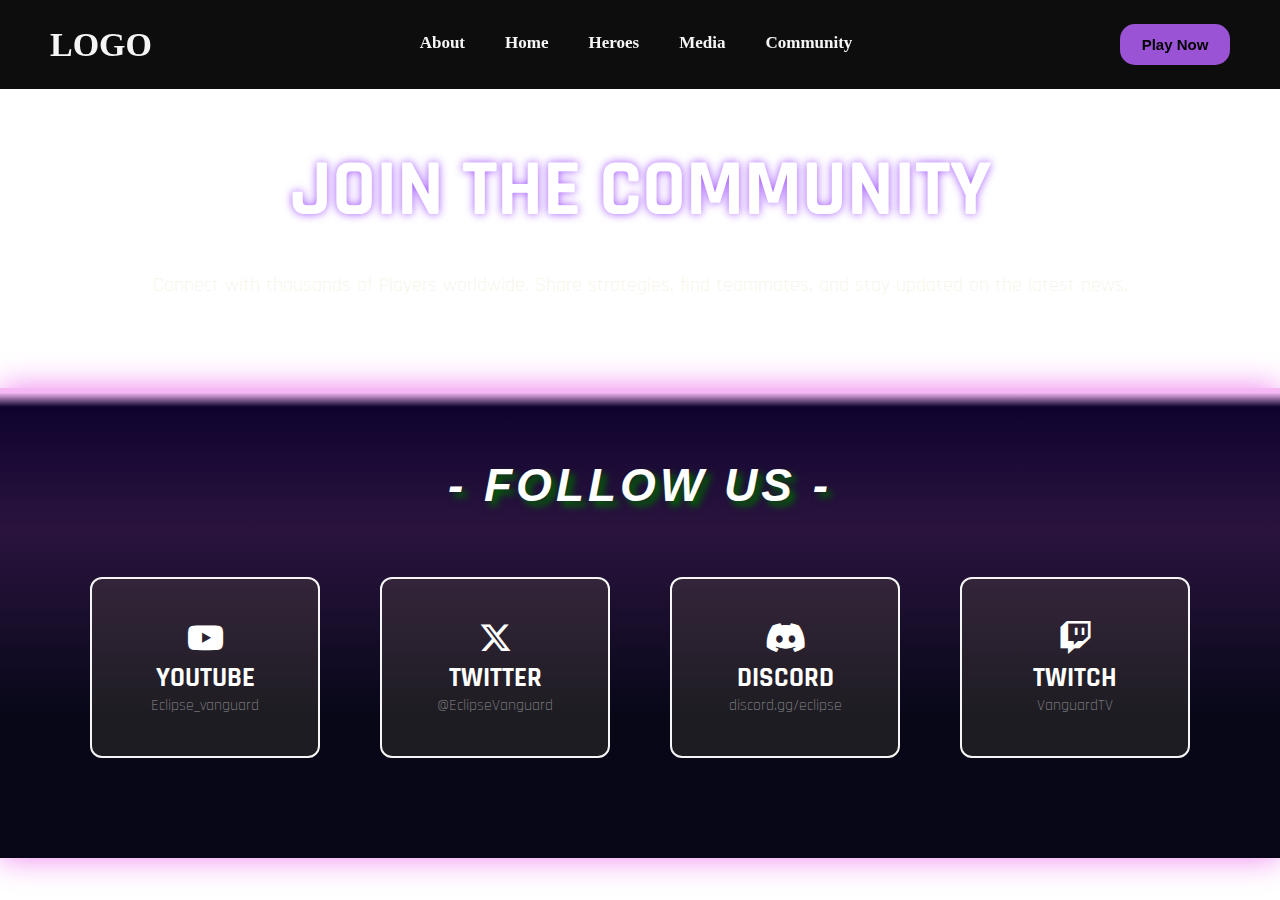
<file: community.html>
<!DOCTYPE html>
<html lang="en">
<head>
    <meta charset="UTF-8">
    <meta name="viewport" content="width=device-width, initial-scale=1.0">
    <title>Community</title>
    <link href="https://fonts.googleapis.com/css2?family=Rajdhani:wght@300;400;500;600;700&display=swap"
    rel="stylesheet" />
    <link rel="stylesheet" href="styles.css">
    <link rel="stylesheet" href="https://cdnjs.cloudflare.com/ajax/libs/font-awesome/6.5.1/css/all.min.css">
</head>
<body>
    <nav>
    <div class="left">
      <h1>LOGO</h1>
    </div>
    <div class="mid">
      <ul>
        <li><a href="#" class="sec">About</a></li>
        <li><a href="index.html" class="sec">Home</a></li>
        <li><a href="heroes.html" class="sec">Heroes</a></li>
        <li><a href="media.html" class="sec">Media</a></li>
        <li><a href="community.html" class="sec">Community</a></li>
      </ul>
    </div>
    <div class="right">
      <button class="play">Play Now</button>
    </div>
  </nav>
    <div class="com-section">
        <h1 class="com-heading">JOIN THE COMMUNITY</h1>
        <h4 class="com-sub">Connect with thousands of Players worldwide. Share strategies, find teammates, and stay updated on the latest news.</h4>
    </div>
    <div class="follow-us">
      <h1 style="font-family:Impact, Haettenschweiler, 'Arial Narrow Bold', sans-serif;letter-spacing: 4px;text-shadow: 5px 5px 7px darkgreen;font-style: italic;">- FOLLOW US -</h1>
      <div class="social">
        <div class="media-icons">
        <a href="/"><i class="fab fa-youtube" id="yt"></i></a>
        <h5>YOUTUBE</h5>
        <p>Eclipse_vanguard</p>
        </div>
        <div class="media-icons">
        <a href="/"><i class="fab fa-x-twitter" id="x"></i></a>
        <h5>TWITTER</h5>
        <p>@EclipseVanguard</p>
        </div>
        <div class="media-icons">
        <a href="/"><i class="fab fa-discord" id="disc"></i></a>
        <h5>DISCORD</h5>
        <p>discord.gg/eclipse</p>
        </div>
        <div class="media-icons">
        <a href="/"><i class="fab fa-twitch" id="twit"></i></a>
        <h5>TWITCH</h5>
        <p>VanguardTV</p>
        </div>
      </div>

    </div>
    
</body>
</html>
</file>
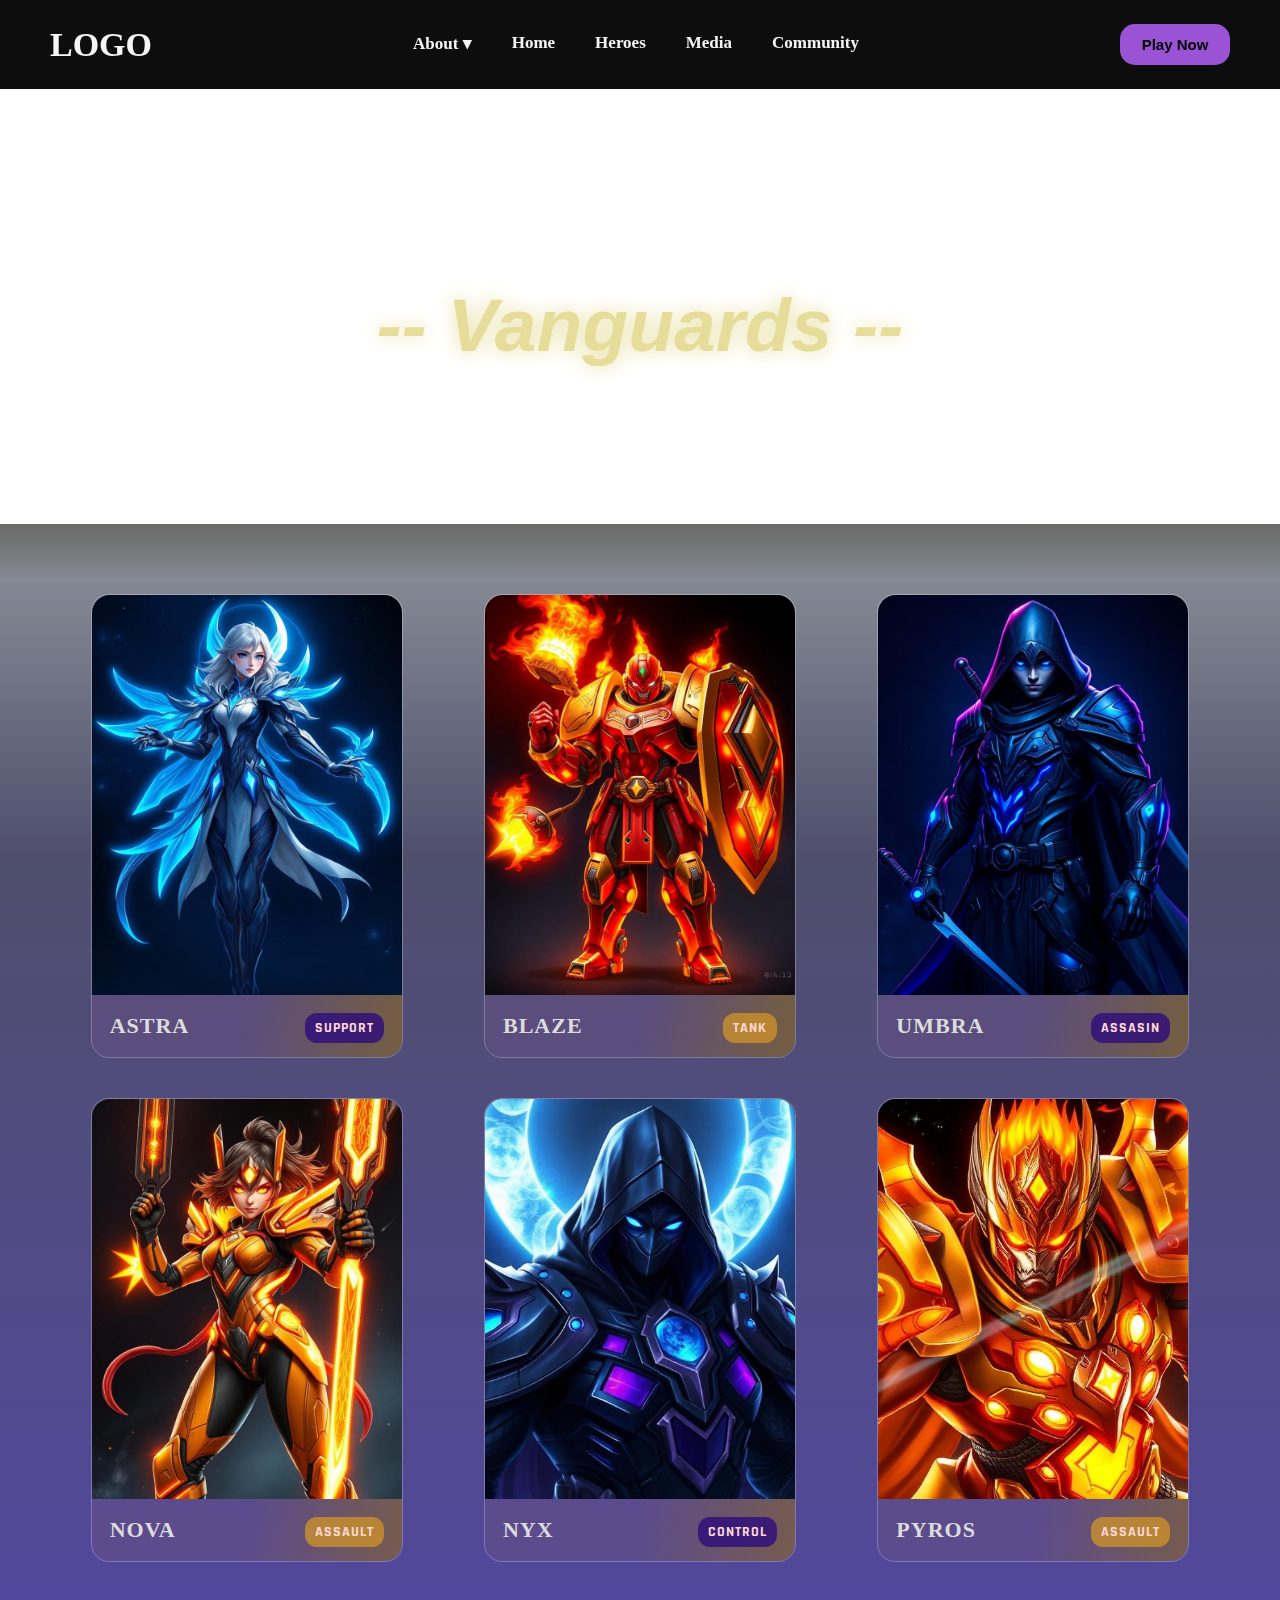
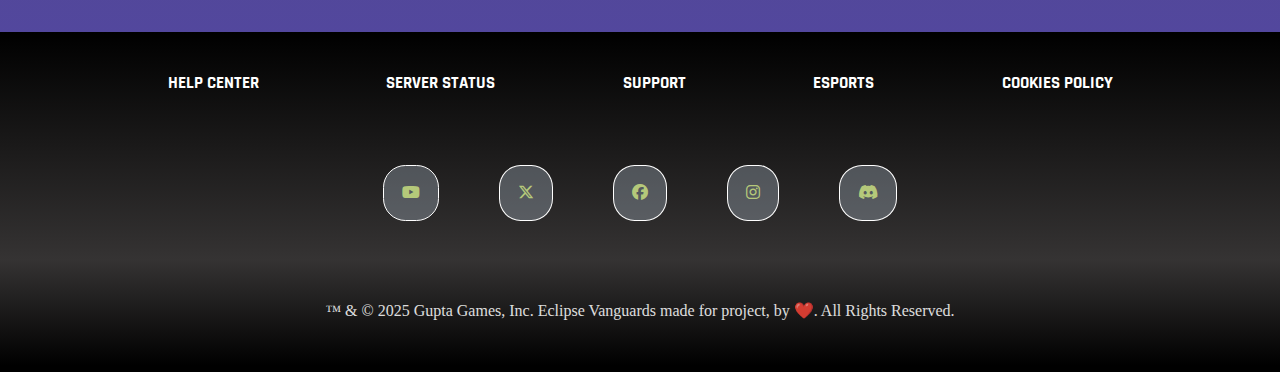
<file: heroes.html>
<!DOCTYPE html>
<html lang="en">
<head>
    <meta charset="UTF-8">
    <meta name="viewport" content="width=device-width, initial-scale=1.0">
    <title>Heroes</title>
    <link href="https://fonts.googleapis.com/css2?family=Rajdhani:wght@300;400;500;600;700&display=swap"
    rel="stylesheet" />
    <link rel="stylesheet" href="styles.css">
    <link rel="stylesheet" href="https://cdnjs.cloudflare.com/ajax/libs/font-awesome/6.5.1/css/all.min.css">
</head>
<body>
    <nav>
    <div class="left">
      <h1>LOGO</h1>
    </div>
    <div class="mid">
      <ul>
        <li><a href="#" class="sec">About ▾</a></li>
        <li><a href="index.html" class="sec">Home</a></li>
        <li><a href="heroes.html" class="sec">Heroes</a></li>
        <li><a href="media.html" class="sec">Media</a></li>
        <li><a href="community.html" class="sec">Community</a></li>
      </ul>
    </div>
    <div class="right">
      <button class="play">Play Now</button>
    </div>
  </nav>
<div class="hero-section">
  <h4 class="hero-title-h4">CHOOSE YOUR HEROES</h4>
    <h1 class="hero-title-h1"> -- Vanguards --</h1>
    <p class="hero-description">
      Choose your champion. Master their abilities. Dominate the battlefield. Each Vanguard brings unique powers to turn the tide of battle.
</div>

<div class="champion-grid">

    <div class="champ-card">
        <img src="assets/hero-astra.jpg" alt="Astra">
        <div class="champ-name">ASTRA<span class="tag lun">SUPPORT</span></div>
    </div>

    <div class="champ-card">
        <img src="assets/hero-blaze.jpg" alt="Blaze">
        <div class="champ-name">BLAZE<span class="tag sol">TANK</span></div>
    </div>

    <div class="champ-card">
        <img src="assets/hero-umbra.jpg" alt="Umbra">
        <div class="champ-name">UMBRA<span class="tag lun">ASSASIN</span></div>
    </div>

    <div class="champ-card">
        <img src="assets/hero-nova.jpg" alt="Nova">
        <div class="champ-name">NOVA<span class="tag sol">ASSAULT</span></div>
    </div>

    <div class="champ-card">
        <img src="assets/lunar-hero.jpg" alt="Nyx">
        <div class="champ-name">NYX<span class="tag lun">CONTROL</span></div>
    </div>
    
    <div class="champ-card">
        <img src="assets/solar-hero.jpg" alt="Pyros">
        <div class="champ-name">PYROS<span class="tag sol">ASSAULT</span></div>
    </div>
    
</div>
  <footer class="down-site">
    <div class="foot-nav">
        <a href="#">HELP CENTER</a>
       <a href="#">SERVER STATUS</a>
        <a href="#">SUPPORT</a>
        <a href="#">ESPORTS</a>
        <a href="#">COOKIES POLICY</a>
    </div>
    <div class="soc-icons">
      <a href="#" class="icon"><i class="fab fa-youtube"></i></a>
      <a href="#" class="icon"><i class="fab fa-x-twitter"></i></a>
      <a href="#" class="icon"><i class="fab fa-facebook"></i></a>
      <a href="#" class="icon"><i class="fab fa-instagram"></i></a>
      <a href="#" class="icon"><i class="fab fa-discord"></i></a>
    </div>
    <div class="copyright">
         <p>™ & © 2025 Gupta Games, Inc. Eclipse Vanguards made for project, by ❤️. All Rights Reserved. </p>
    </div>
  </footer>
</body>
</html>
</file>
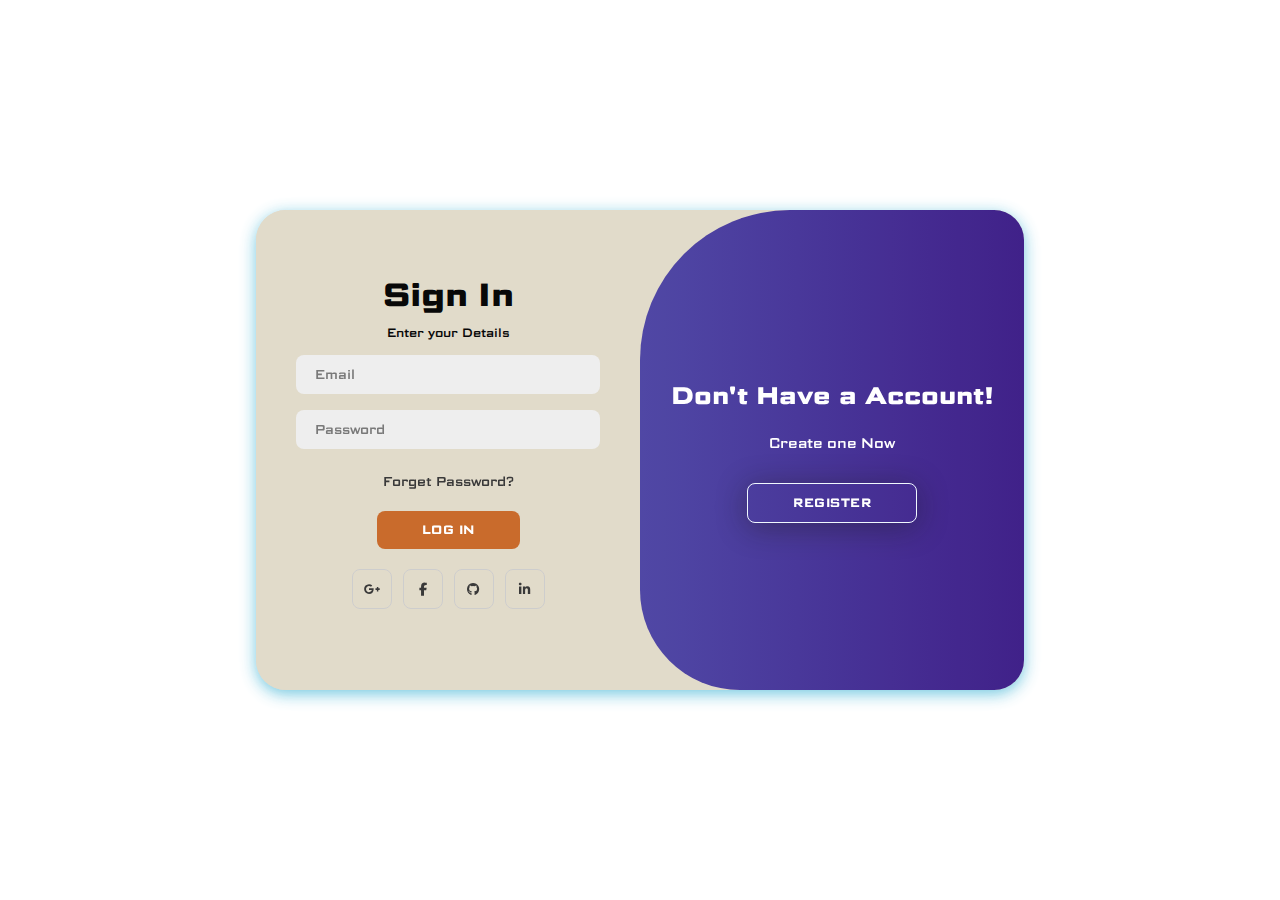
<file: login.html>
<!DOCTYPE html>
<html lang="en">
<head>
    <meta charset="UTF-8">
    <meta name="viewport" content="width=device-width, initial-scale=1.0">
    <title>Login</title>
    <link rel="stylesheet" href="https://cdnjs.cloudflare.com/ajax/libs/font-awesome/6.5.1/css/all.min.css">
    <link rel="stylesheet" href="login.css">
    
</head>
<body>
    <div class="login-container" id="container">
        <div class="form-container signUp">
        <form>
            <h1 style="margin-bottom: 6.5px;">Create Account</h1>
            
            <span style="font-size: 12px;margin-bottom: 5px;">Enter your Details </span>
            <input type="text" placeholder=" Name" required />
            <input type="email" placeholder=" Email" required />
            <input type="password" placeholder=" Password" required />

            <button type="submit">Sign Up</button>
            
            <div class="logIcon">
            <a href="#"><i class="fa-brands fa-google-plus-g"></i></a>
            <a href="#"><i class="fa-brands fa-facebook-f"></i></a>
            <a href="#"><i class="fa-brands fa-github"></i></a>
            <a href="#"><i class="fa-brands fa-linkedin-in"></i></a>
            </div>
            
        </form>
        </div>

        <div class="form-container signIn">
        <form>
            <h1 style="margin-bottom: 6.5px;">Sign In</h1>
            
            <span style="font-size: 12px;margin-bottom: 5px;">Enter your Details </span>

            <input type="email" placeholder=" Email" required />
            <input type="password" placeholder=" Password" required />

            <a href="#">Forget Password?</a>
            <button type="submit">Log In</button>
            
            <div class="logIcon">
            <a href="#"><i class="fa-brands fa-google-plus-g"></i></a>
            <a href="#"><i class="fa-brands fa-facebook-f"></i></a>
            <a href="#"><i class="fa-brands fa-github"></i></a>
            <a href="#"><i class="fa-brands fa-linkedin-in"></i></a>
            
            </div>
            
        </form>
        </div>

        <div class="toggle-container">
            <div class="toggle">
                <div class="togglePanel right">
                    <h2>Don't Have a Account!</h2>
                    <p>Create one Now</p>
                    <button style="box-shadow: 0 4px 30px rgba(21, 21, 21, 0.428);" id="register" class="hidden">Register</button>
                </div>
                <div class="togglePanel left">
                    <h2>Already Have an Account!</h2>
                    <p>Sign In to Continue</p>
                    <button style="box-shadow: 0 4px 30px rgba(21, 21, 21, 0.428);" id="login" class="hidden">SIGN IN</button>
                </div>
            </div>
        </div>
    </div>
<script src="script.js"></script>
</body>
</html>
</file>
<file: styles.css>
*{
    margin: 0;
    padding: 0;
    box-sizing: border-box;

}

body{
    width: 100%;
    background-image: url(https://cdn.svgator.com/images/2022/06/use-svg-as-background-image-particle-strokes.svg);
   background-size: cover;
    background-repeat: no-repeat;
    background-attachment: fixed;
}

nav{
    display: flex;
    position: fixed;
    top: 0;
    left: 0;
    width: 100%;
    justify-content: space-between;
    padding: 24px 50px;
    background-color: rgba(0, 0, 0, 0.95);
    color: whitesmoke;
    font-family: fantasy;
    align-items: center;
    font-size: 17px;
    z-index: 9;
}

a{
    text-decoration: none;
    color: inherit;
    cursor: pointer;
}

ul{
    list-style-type: none;
    display: flex;
    gap: 40px;
    transition: 0.6s ;
    font-weight: bold;
}

.play{
    padding: 12px;
    width: 110px;
    border: none;
    border-radius: 15px;
    font-size: 15px;
    font-weight: bold;
    background-color: rgb(155, 83, 214);
    transition: transform 0.4s ;
}
.play:hover{
    cursor: pointer;
    box-shadow: 0 0 10px 2px rgb(133, 175, 240);
    color: white;
    transform: scale(1.08);
}

ul li:hover{
    color: rgb(239, 236, 153);
    transform: scale(1.09);
}

ul li::after{
    content: '';
    display: block;
    height: 3px;
    width: 0;
    background: rgba(225, 159, 74, 0.962);
    transition: width 0.4s;
}

ul li:hover::after{
    width: 100%;
}

.game-title {
    font-family: 'Cinzel', serif;
    font-size: 100px;
    font-weight: 900;
    letter-spacing: 4px;
    text-shadow: 0px 0px 35px #cb2b2b;
    text-align: center;
    color: gainsboro ;
    margin-top: 10rem;
}

.game-title span {
    color: #f0d58c; 
}

.subtitle {
    display: flex;
    margin: 40px 100px 0 ;
    font-size: 20px;
    font-family: "Rajdhani";
    letter-spacing: 1px;
    color: rgb(251, 233, 210);
    text-align: center;
    font-weight: lighter;

}

.btn-row{
    display: flex;
    justify-content: center;
    align-items: center;
    gap: 40px;
    width: fit-content;
    margin: 40px auto;
    font-family: "Rajdhani";
    word-spacing: 2px;
    letter-spacing: 1px;
}

.play-btn{
    font-weight: bold;
    background:linear-gradient(120deg,rgb(200, 130, 45) 20% , rgb(212, 175, 12) 100%);
    border-radius: 5px;
    padding: 18px 32px;
    text-decoration: none;
    color: rgb(22, 17, 55);
    transition: 0.5s;
}

.play-btn:hover{
    background-color: rgb(255, 215, 115);
    box-shadow: 0 0 5px 3px rgb(255, 227, 128);
    color: black;
    transition: 0.4s;
    transform: scale(1.05);

}

.watch-btn{
    border: 1px solid gainsboro;
    border-radius: 5px;
    padding: 18px 32px;
    text-decoration: none;
    color: rgb(222, 202, 222);
    transition: transform 0.4s;
}

.watch-btn:hover{
    background-color: rgba(255, 255, 255, 0.2);
    box-shadow: 0 0 5px 3px rgba(255, 255, 255, 0.3);
    color: white;
    transform: scale(1.05);
}

.feature-stats{
    display: flex;
    justify-content: center;
    align-items: center;
    gap: 80px;
    font-family: sans-serif;
    color: rgba(245, 245, 245, 0.542);
    padding: 35px 20px;
}

.stat{
    font-size: 14px;
    font-weight: lighter;
    position: relative;
    
}

.item-heroes::before {
    display: block;
    content: "20+";
    color: #f7b731;
    text-align: center;
    font-size: 40px;
    font-weight: bold;
    font-family: "Rajdhani";
    padding: 8px;
}

.item-arenas::before {
    display: block;
    content: "12";
    color: #a356ff;
    text-align: center;
    font-size: 40px;
    font-weight: bold;
    font-family: "Rajdhani";
    padding: 8px;
}

.item-depth::before {
    display: block;
    content: "∞"; 
    color: #f5e395; 
    text-align: center;
    font-size: 40px;
    font-weight: bold;
    font-family: "Rajdhani";
    padding: 8px;
}
.news{
    margin-top: 60px;
    padding: 50px 80px;
    color: rgba(0, 0, 0, 0.583);
    background:linear-gradient(rgb(2, 2, 31) 0%, rgb(217, 215, 215) 6%, rgb(187, 186, 186) 96%, rgb(106, 106, 116) 100%);
}
.news-title{
    font-family: Rajdhani;
    font-style: italic;
    font-size: 20px;
    letter-spacing: 2px;
    margin-bottom: 30px;
    color: rgb(38, 37, 37);

}
.news-articles{
    display: grid;
    gap: 30px;
    grid-template-columns: repeat(3, 1fr);
}

.article{
    border-radius: 14px;
    overflow: hidden;
    border: 1px solid rgba(255,255,255,0.1);
    transition: transform 0.4s ;
}

.article:hover{
    box-shadow: 0 0 15px 5px rgba(102, 101, 101, 0.459);
    transform: translateY(-10px);
}

.article img{
    width: 100%;
    height: 200px;
    object-fit: cover;
}
.article-content{
    padding: 20px;
    font-family: "Rajdhani";
}

.article-content h3{
    font-size: 18px;
    margin-bottom: 10px;
    color: rgb(33, 31, 31);
}
.article-content p{
    margin-bottom: 15px;
}
.read-more{
    text-decoration: none;
    color: rgb(135, 112, 83);
    font-size: 14px;
    font-weight: bold;
}
.read-more:hover{
    text-decoration: underline;
    text-shadow: 0 0 30px #f7b731;
}

.features-section {
    padding: 110px 80px;
    color: white;
    font-family: Rajdhani;
}

.features-title {
    font-size: 55px;
    text-align: center;
}
.features-subtitle {
    font-size: 20px;
    margin: 20px 0 60px 0;
    opacity: 0.6;
    text-align: center;
}
.features-grid {
    display: grid;
    grid-template-columns: repeat(2, 1fr);
    gap: 40px;
}
.feature-card-o, .feature-card-p {
    background-color: rgba(255, 255, 255, 0.1);
    padding: 30px;
    border-radius: 18px;
    transition: 0.4s ;
    border: 1px solid rgba(255,255,255,0.2);
    word-spacing: 1px;
}
h3{
    margin-bottom: 15px;
    font-size: 27px;
}
p{
    opacity: 0.85;
    
}
.feature-card-o:hover {
    background-color: rgba(26, 27, 40, 0.722);
    box-shadow: 0 0 15px 5px rgba(251, 161, 15, 0.72);
    transform: translateY(-10px);
}
.feature-card-p:hover {
    background-color: rgba(26, 27, 40, 0.688);
    box-shadow: 0 0 15px 5px rgba(163, 73, 255, 0.72);
    transform: translateY(-10px);
}
.box{
    width: 60px;
    height: 60px;
    display: flex;
    justify-content: center;
    align-items: center;
    border-radius: 12px;
    margin-bottom: 20px;
    font-size: 30px;
}
.orange{
    background-color: rgba(255, 123, 0, 0.2);
    color:#ffc43a;
}
.purple{
    background-color: rgba(145,0,255,.20);
    color:#aa73f7;
}
.feature-card-o:hover .box, .feature-card-p:hover .box{
    transform: scale(1.15);
}

.game-mode{
    margin-top: 44px;
    padding: 50px 80px;
    color: white;
    font-family: Rajdhani;
}
.game-mode-title{
    font-size: 55px;
    text-align: center;
}

.game-mode-subtitle{
    font-size: 20px;
    margin: 20px 0 60px 0;
    opacity: 0.6;
    text-align: center;
}
.mode-grid{
    display: grid;
    grid-template-columns: repeat(2,1fr);
    gap: 40px;
}
.mode-card{
    border-radius:18px;
    background-color: rgba(152, 145, 117, 0.202);
    padding: 30px;
    border:1px solid rgba(255,255,255,0.2);
    transition: 0.5s;
}
.mode-card:hover{
    background-color: rgba(71, 70, 70, 0.362);
    border:1.5px solid rgba(240, 205, 87, 0.72);
    transition: transform 0.4s ;
}
.l:hover{
    transform: translateX(-10px);
}
.r:hover{
    transform: translateX(10px);
}

.mode-icon{
    width: 60px;
    height: 60px;
    display: flex;
    border-radius: 12px;
    font-size: 30px;
    justify-content: center;
    align-items: center;
    margin-bottom: 20px;
    color: rgb(255, 230, 0);
    background-color: rgba(203, 151, 62, 0.353);
}

.mode-card:hover .mode-icon{
    transform: scale(1.1);
    transition: 0.4s;
}

.badge{
    background: #c193365d;
    color: #d39c36;
    padding: 6px 14px;
    margin-bottom: 15px;
    border-radius: 12px;
    font-size: 14px;
    font-weight: 700;
}

.mode-top{
    display: flex;
    justify-content: space-between;
    align-items: center;
}

.down-site{
    width: 100%;
    height: 340px;
    color: white;
    background:linear-gradient(180deg,black 0%,rgb(53, 51, 51) 67%,black 98%);
}
.foot-nav {
    display: flex;
    align-items: center;
    font-size: 17px;
    font-family: rajdhani;
    font-weight: 650;
    justify-content: space-evenly;
    padding: 40px 40px 30px 40px;
}
.foot-nav a:hover{
    color: tomato;
}
.soc-icons{
    display: flex;
    justify-content: center;
}

.icon{
    border: 1px solid white;
    border-radius: 40%;
    padding: 18px;
    margin: 41px 30px 0 30px;
    color: rgba(195, 217, 127, 0.891);
    background-color: rgba(210, 228, 243, 0.277);
    transition: transform 0.3s;
}
.icon:hover{
    border:1px solid yellow;
    background-color: rgba(190, 137, 127, 0.384);
    transform: scale(1.07);
}
.copyright{
    margin-top: 80px;
    text-align: center;
}
.hero-section{
    margin-top: 100px;
    padding: 50px 0px 50px;
    color: white;
    font-family: Rajdhani;
}

.hero-title-h4{
    font-size: 80px;
    text-align: center;
}
.hero-title-h1{
    font-size: 75px;
    font-style: italic;
    font-family: 'Trebuchet MS', 'Lucida Sans Unicode', 'Lucida Grande', 'Lucida Sans', Arial, sans-serif;
    margin-top: 30px;
    color: #e7dd9b;
    text-align: center;
    text-shadow: #e7dd9b 0px 0px 20px;
}
.hero-description{
    font-size: 20px;
    margin: 40px 0 40px 0;
    opacity: 0.7;
    text-align: center;
}

.champion-grid{
    display: grid;
    grid-template-columns: repeat(auto-fill,minmax(320px,1fr));
    gap: 40px;
    padding: 70px;
    justify-items: center;
    background: linear-gradient(180deg,rgb(107, 107, 104) 0%,rgba(77, 85, 99, 0.695) 5%,rgba(4, 4, 47, 0.7) 30%, rgba(27, 12, 126, 0.755) 100%);
}

.champ-card{
    border-radius: 18px;
    cursor: pointer;
    border: 1px solid rgba(255, 255, 255, 0.271);
    transition: transform 0.4s ;
}
.champ-card img{
    width: 310px;
    height: 400px;
    object-fit: cover;
    display: block;
    border-top-left-radius: 18px;
    border-top-right-radius: 18px;
}
.champ-name{
    border-bottom-left-radius: 18px;
    border-bottom-right-radius: 18px;
    padding: 18px;
    background: linear-gradient(100deg,rgb(102, 78, 131, 0.51) 50%, rgba(144, 105, 26, 0.598) 100%);
    font-size: 22px;
    font-weight: bold;
    letter-spacing: 1px;
    color: gainsboro; 
}

.champ-card:hover{
    box-shadow: 0 0 15px 5px rgba(250, 230, 182, 0.519);
    transform: rotate(-3deg) scale(1.071) ; 
}
.tag{
    float: right;
    color: rgb(255, 215, 215);
    padding: 6px 10px;
    border-radius: 12px;
    font-size: 14px;
    font-family: rajdhani;
    font-weight: 700;
}
.sol{
    background-color: rgba(199, 143, 46, 0.826);
}
.lun{
    background-color: rgba(47, 15, 122, 0.826);
}

.com-section{
    margin-top: 100px;
    text-align: center;
    color: white;
    padding: 40px;
    font-family: Rajdhani;
}
.com-heading{
    font-size: 80px;
    text-shadow: 0 0 10px #a356ff;
}
.com-sub{
    margin-top: 30px;
    font-size: 20px;
    font-weight: lighter;
    color: #f1eed9da;
}

.follow-us{
    margin-top: 50px;
    width: 100%;
    box-shadow: 0 0 30px violet;
    font-size: 23px;
    text-align: center;
    background: linear-gradient(180deg,rgba(238, 130, 238, 0.57) 1%,rgb(15, 3, 46) 4%, rgba(24, 0, 46, 0.922) 30%,rgb(7, 7, 24) 70%);
    padding: 70px 36px ;
    color: white;
    font-family: rajdhani;
}

.social{
    margin-top: 35px;
    display: flex;
    flex-wrap: wrap;
    justify-content: center;

}
.media-icons{
    border: 2px solid whitesmoke;
    background-color: rgba(161, 154, 93, 0.148);
    border-radius: 12px;
    padding: 40px;
    margin:30px;
    width: 230px;
    font-size: 33px;
    box-shadow: none;
    transition: border 1s , box-shadow 0.7s , transform 1s;
}
.media-icons p{
    font-size: 16px;
    font-weight: 100 ;
    opacity: 0.5;
}
.media-icons:hover{
    border: 2px solid gold;
    box-shadow:0 0 14px chocolate;
    transform: translateY(-10px);
}
.media-icons:hover #yt{
    color: #cb2b2b;
}
.media-icons:hover #x{
    color: lightskyblue;
}
.media-icons:hover #disc{
    color:darkslateblue;
}
.media-icons:hover #twit{
    color: violet;
}

.med-section{
   display: grid;
   grid-template-columns: repeat(auto-fill,minmax(500px,1fr));
   background: #ea474fb9; 
   padding: 80px 60px;
   position: relative;
   box-shadow:0 12px 70px #e8424bdb;
}
.media-panel{
    color: white;
    padding-right: 40px;
}

.media-title {
  font-size: 80px;
  font-weight: 900;
  margin: 60px 0 30px;
  font-family: rajdhani;
}

.media-panel p{
    font-size: 18px;
    line-height: 2.3;
    margin-bottom: 20px;
}

.med-img{
    margin-top: 47px;
}
.med-img img{
    width:100%;
    border-radius: 7px;
}

.gallery{
    display: grid;
    grid-template-columns: repeat(auto-fill,minmax(350px,1fr));
    gap:40px;
    padding: 70px 60px;
    margin: 30px auto;
    justify-items: center;
    color: whitesmoke;
    font-family: rajdhani;
}
.wallpaper-gallery{
    overflow: hidden;
}
.wallpaper-gallery img{
    display: block;
    height: 222px;
    width: 360px;
    transition: transform 0.5s;
    border:0.5px solid white
}
.date{
    color: burlywood;
    margin: 20px 0;
}
.download-icon{
    margin-top: 20px;
    float: right;
    color: rgba(230, 220, 207, 0.525);
}
.download-icon:hover{
    color: rgba(213, 213, 97, 0.862);
}
.wallpaper-gallery:hover .image{
    transform: scale(1.06);
}
</file>
<file: login.css>
@import url('https://fonts.googleapis.com/css2?family=Science+Gothic:wght@100..900&display=swap');

* {
    margin: 0;
    padding: 0;
    box-sizing: border-box;
    font-family: 'Science Gothic', sans-serif;
}
body {
    background:url(https://images3.alphacoders.com/840/840473.jpg);
    display: flex;
    justify-content: center;
    align-items: center;
    height: 100vh;
    text-align: center;
    background-repeat: no-repeat;
    background-size: cover;
}

.login-container{
    background-color:  rgb(225, 218, 201) ;
    border-radius: 30px;
    box-shadow: 0 4px 16px rgba(95, 192, 219, 0.903);
    position: relative;
    overflow: hidden;
    width: 768px;
    max-width: 100%;
    min-height: 480px;
    opacity: 0.97;
}

.login-container p{
    font-size: 14px;
    margin: 20px 0;
}

.login-container span{
    font-size: 12px;
}

.login-container a{
    color: #333;
    font-size: 13px;
    text-decoration: none;
    margin: 15px 0 10px;
}

.login-container button{
    background-color: #c86726;
    color: #fff;
    font-size: 12px;
    padding: 10px 45px;
    border: none;
    border-radius: 8px;
    font-weight: 600;
    letter-spacing: 0.5px;
    text-transform: uppercase;
    margin-top: 10px;
    cursor: pointer;
}

.login-container button.hidden{
    background-color: transparent;
    border: 0.5px solid aliceblue;
}

.login-container form{
    background-color: rgb(225, 218, 201);
    display: flex;
    align-items: center;
    justify-content: center;
    flex-direction: column;
    padding: 0 40px;
    height: 100%;
}

.login-container input{
    background-color: #eee;
    border: none;
    margin: 8px 0;
    padding: 10px 15px;
    font-size: 13px;
    border-radius: 8px;
    width: 100%;
    outline: none;
}

.form-container{
    position: absolute;
    top: 0;
    height: 100%;
    transition: all 0.6s ease-in-out;
}

.signIn{
    left: 0;
    width: 50%;
    z-index: 2;
}

.login-container.active .signIn{
    transform: translateX(100%);
}

.signUp{
    left: 0;
    width: 50%;
    opacity: 0;
    z-index: 1;
}

.login-container.active .signUp{
    transform: translateX(100%);
    opacity: 1;
    z-index: 5;
    animation: move 0.6s;
}

@keyframes move{
    0%, 49.9%{
        opacity: 0;
        z-index: 1;
    }
    50%, 100%{
        opacity: 1;
        z-index: 5;
    }
}

.logIcon{
    margin: 20px 0;
}

.logIcon a{
    border: 1px solid #ccc;
    border-radius: 20%;
    display: inline-flex;
    justify-content: center;
    align-items: center;
    margin: 0 3px;
    width: 40px;
    height: 40px;
}

.toggle-container{
    position: absolute;
    top: 0;
    left: 50%;
    width: 50%;
    height: 100%;
    overflow: hidden;
    transition: all 0.6s ease-in-out;
    border-radius: 150px 0 0 100px;
    z-index: 10;
}

.login-container.active .toggle-container{
    transform: translateX(-100%);
    border-radius: 0 150px 100px 0;
}

.toggle{
    background-color: #512da8;
    height: 100%;
    background: linear-gradient(to right, #5c6bc0, #3a1a86);
    color: #fff;
    position: relative;
    left: -100%;
    height: 100%;
    width: 200%;
    transform: translateX(0);
    transition: all 0.6s ease-in-out;
}

.login-container.active .toggle{
    transform: translateX(50%);
}

.togglePanel{
    position: absolute;
    width: 50%;
    height: 100%;
    display: flex;
    align-items: center;
    justify-content: center;
    flex-direction: column;
    padding: 0 30px;
    text-align: center;
    top: 0;
    transform: translateX(0);
    transition: all 0.6s ease-in-out;
}

.left{
    transform: translateX(-200%);
}

.login-container.active .left{
    transform: translateX(0);
}

.right{
    right: 0;
    transform: translateX(0);
}

.login-container.active .right{
    transform: translateX(200%);
}
</file>
